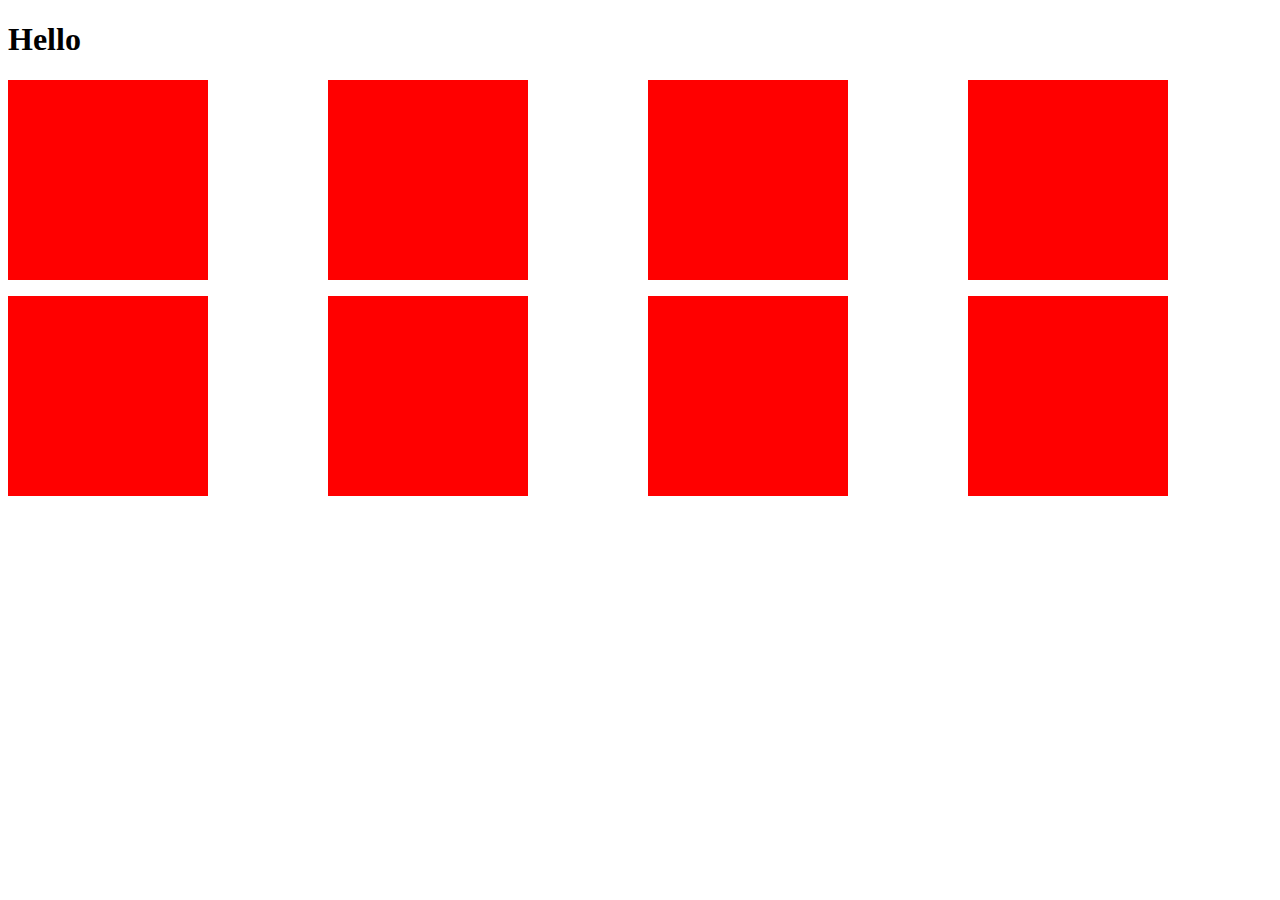
<file: css_grids/index.html>
<!DOCTYPE html>
<head>
  <meta charset="UTF-8">
  <title>test</title>
  <link rel="stylesheet" type="text/css" href="css/main.css" />
</head>
<body>
  <h1>Hello</h1>
<div class="grid">

  <div class="box">
  </div>
  <div class="box">
  </div>
  <div class="box">
  </div>
  <div class="box">
  </div>
  <div class="box">
  </div>
  <div class="box">
  </div>
  <div class="box">
  </div>
  <div class="box">
  </div>
</div>
  
</body>
</html>
</file>
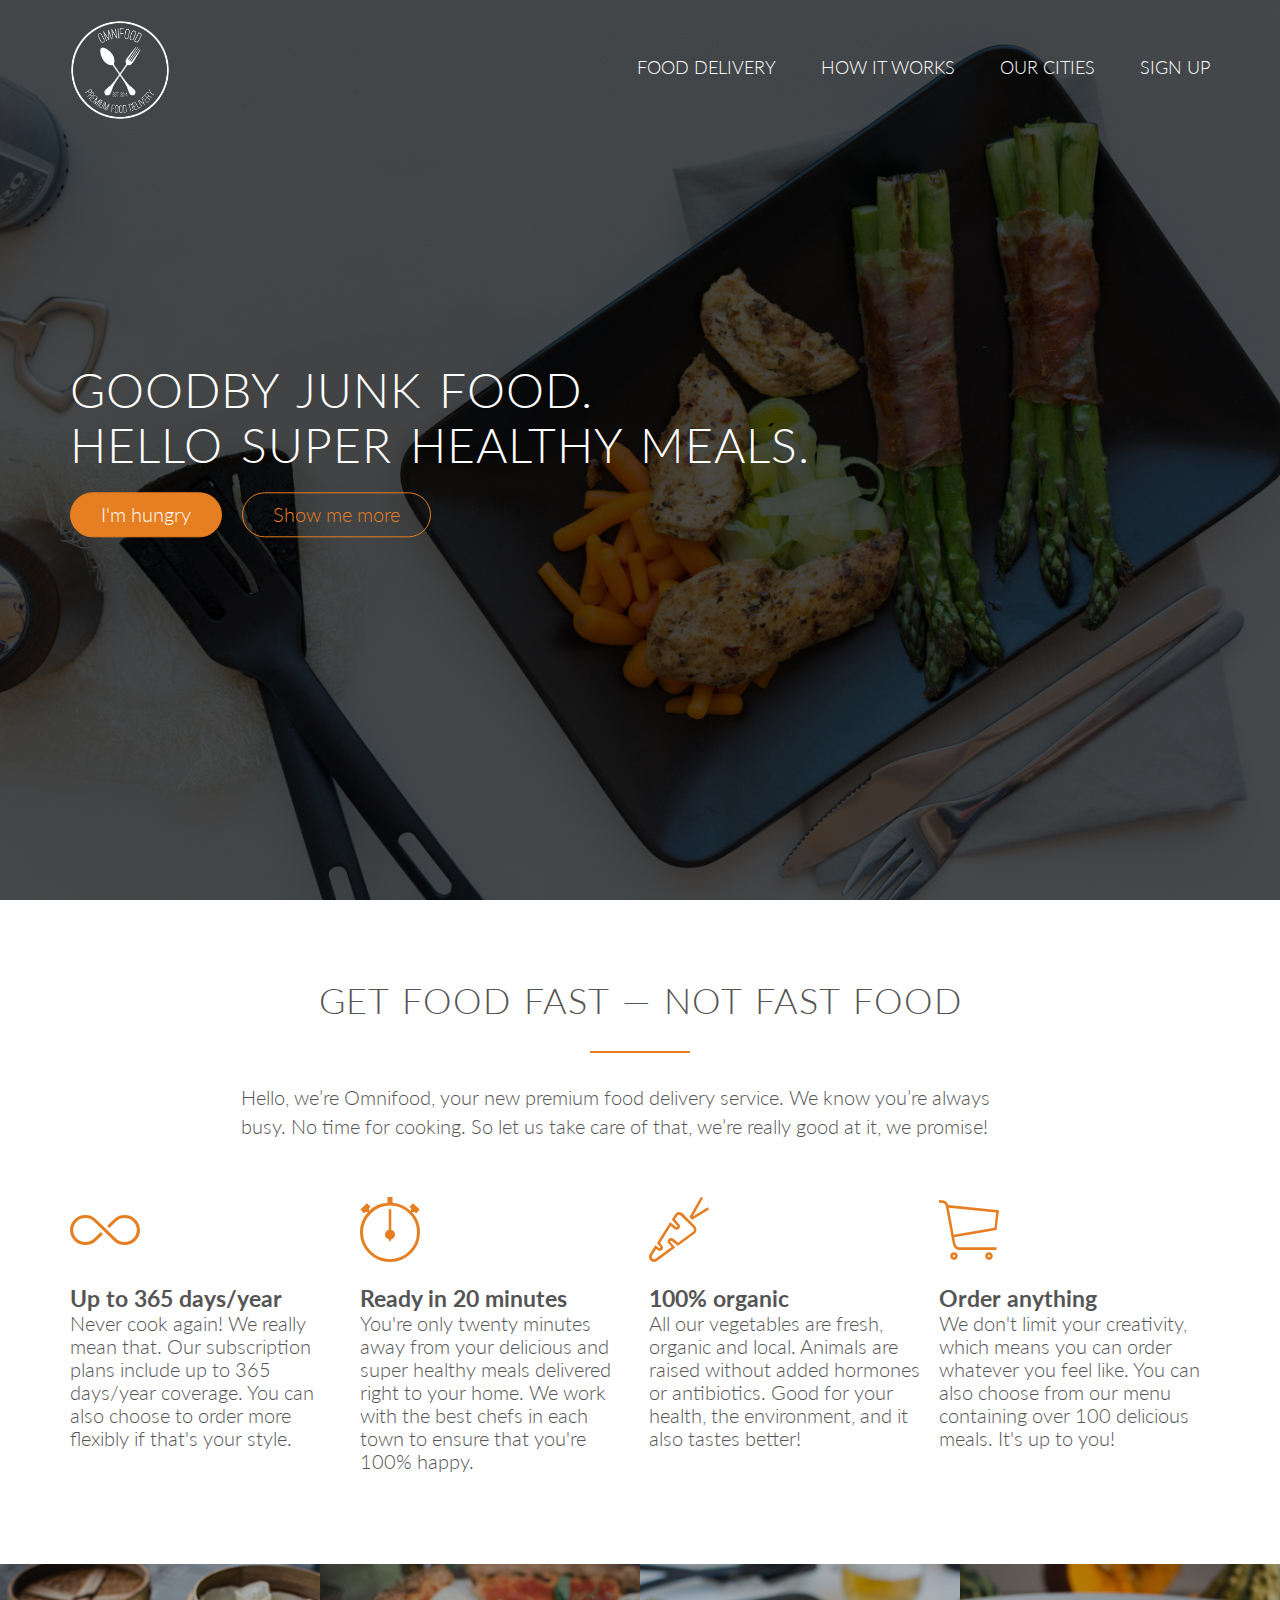
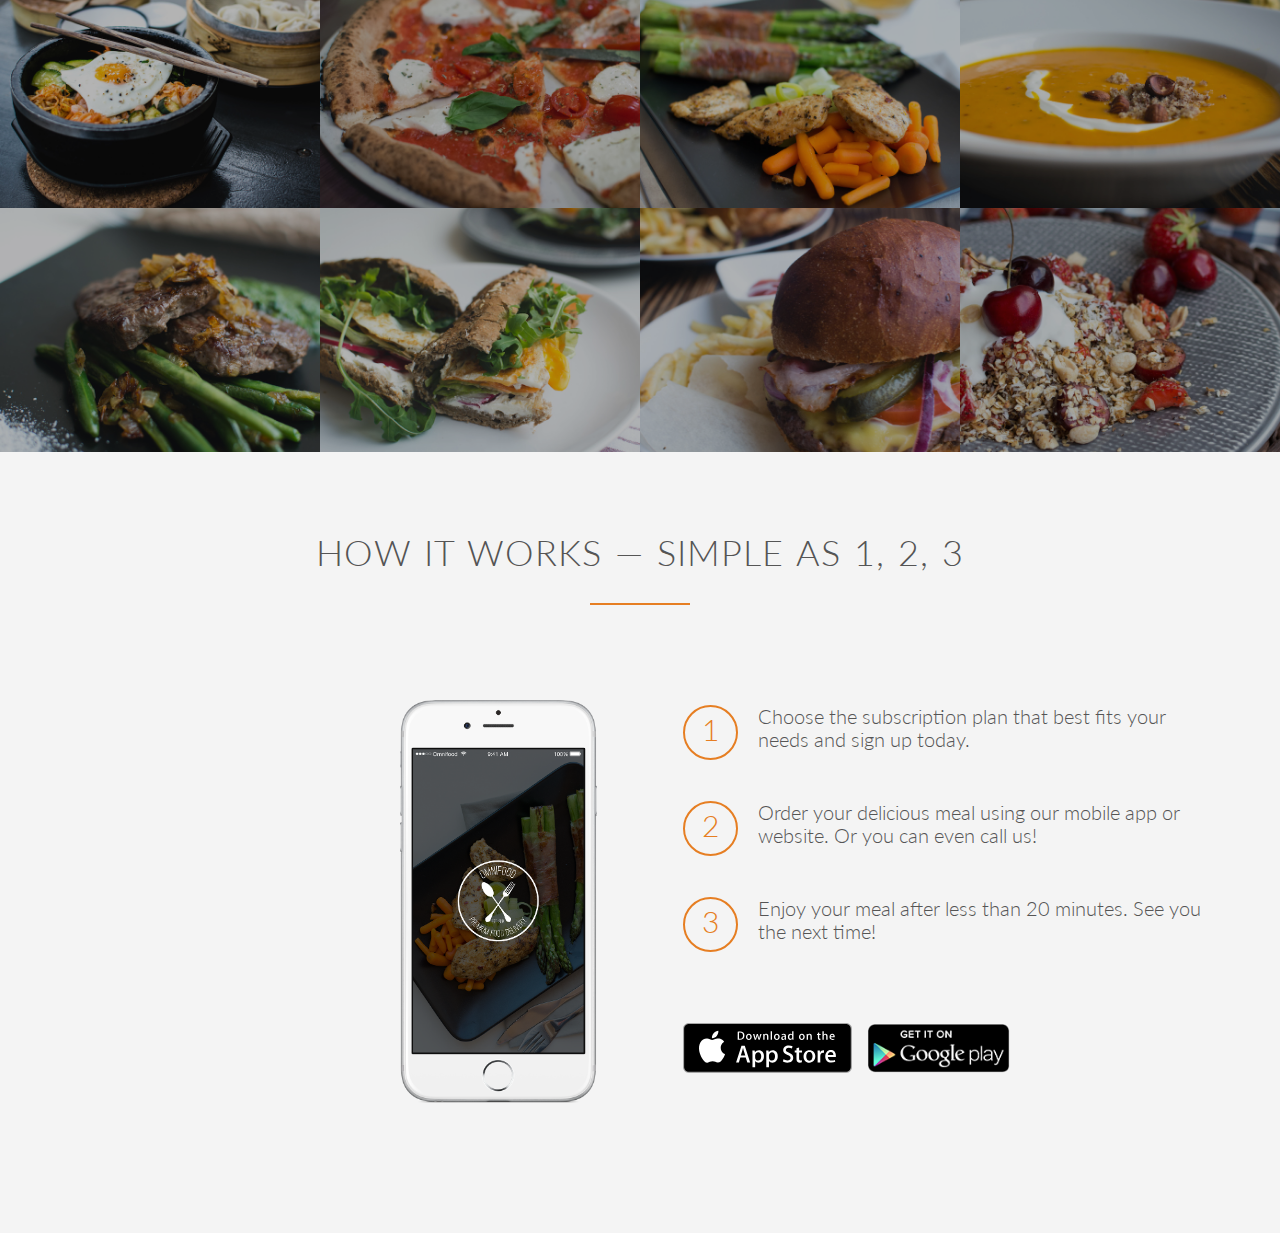
<file: html5_css3_website/index.html>
<!DOCTYPE html>
<html lang="en">
<head>
  <meta name="viewport" content="width=device-width, initial-scale=1.0">

  <link rel="stylesheet" type="text/css" href="vendors/css/normalize.css">
  <link rel="stylesheet" type="text/css" href="vendors/css/grid.css">
  <link rel="stylesheet" type="text/css" href="vendors/css/ionicons.min.css">
  <link rel="stylesheet" type="text/css" href="resources/css/styles.css">
  <link rel="stylesheet" type="text/css" href="resources/css/queries.css">
  <link href="https://fonts.googleapis.com/css?family=Lato:100,300,300i,400" rel="stylesheet">
  <title>Omnifood</title>
</head>
<body>
  <header>
    <nav class="sticky">
      <div class="row">
        <img src="resources/img/logo-white.png" alt="Omnifood logo" class="logo">
        <img src="resources/img/logo.png" alt="Omnifood logo" class="logo-black">
        <ul class="main-nav js--main-nav">
          <li><a href="#">Food delivery</a></li>
          <li><a href="#">How it works</a></li>
          <li><a href="#">Our cities</a></li>
          <li><a href="#">Sign up</a></li>
        </ul>
        <a class="mobile-nav-icon js--navicon"><i class="ion-navicon-round"></i></a>
      </div>
    </nav>
    <div class="hero-text-box">
      <h1>Goodby junk food.<br>Hello super healthy meals.</h1>
      <a class="btn btn-full" href="#">I'm hungry</a>
      <a class="btn btn-ghost" href="#">Show me more</a>
    </div>
  </header>

  <section class="section-features">
    <div class="row">
      <!-- Use HTML code mdash instead of '-' -->
      <h2>Get food fast &mdash; not fast food</h2>
      <p class="long-copy">
        Hello, we’re Omnifood, your new premium food delivery service. We know you’re always busy.
         No time for cooking. So let us take care of that, we’re really good at it, we promise!
      </p>
    </div>

    <div class="row">
      <div class="col span-1-of-4">
        <i class="ion-ios-infinite-outline icon-big"></i>
        <h3>Up to 365 days/year</h3>
        <p>
          Never cook again! We really mean that. Our subscription plans include up to 365 days/year coverage. You can also choose to order more flexibly if that's your style.
        </p>
      </div>
      <div class="col span-1-of-4">
        <i class="ion-ios-stopwatch-outline icon-big"></i>
        <h3>Ready in 20 minutes</h3>
        <p>
          You're only twenty minutes away from your delicious and super healthy meals delivered right to your home. We work with the best chefs in each town to ensure that you're 100% happy.
        </p>
      </div>
      <div class="col span-1-of-4">
      <i class="ion-ios-nutrition-outline icon-big"></i>
      <h3>100% organic</h3>
        <p>All our vegetables are fresh, organic and local. Animals are raised without added hormones or antibiotics. Good for your health, the environment, and it also tastes better!
      </div>
      <div class="col span-1-of-4">
      <i class="ion-ios-cart-outline icon-big"></i>
      <h3>Order anything</h3>
        <p>We don't limit your creativity, which means you can order whatever you feel like. You can also choose from our menu containing over 100 delicious meals. It's up to you!
      </div>
    </div>
  </section>
  <section class="section-meals">
    <ul class="meals-showcase clearfix">
      <li>
        <figure class="meal-photo">
          <img src="resources/img/1.jpg" alt="Korean bibimbap with egg and vegetables">
        </figure> <!-- Can contain image or caption -->
      </li>
      <li>
        <figure class="meal-photo">
          <img src="resources/img/2.jpg" alt="Simple italian pizza with cherry tomatoes">
        </figure> <!-- Can contain image or caption -->
      </li>
      <li>
        <figure class="meal-photo">
          <img src="resources/img/3.jpg" alt="Chicken breast steak with vegetables ">
        </figure> <!-- Can contain image or caption -->
      </li>
      <li>
        <figure class="meal-photo">
          <img src="resources/img/4.jpg" alt="Autumn pumpkin soup">
        </figure> <!-- Can contain image or caption -->
      </li>
    </ul>
    <ul class="meals-showcase clearfix">
      <li>
        <figure class="meal-photo">
          <img src="resources/img/5.jpg" alt="Paleo beef steak with vegetables">
        </figure> <!-- Can contain image or caption -->
      </li>
      <li>
        <figure class="meal-photo">
          <img src="resources/img/6.jpg" alt="Healthy baguette with egg and vegetables">
        </figure> <!-- Can contain image or caption -->
      </li>
      <li>
        <figure class="meal-photo">
          <img src="resources/img/7.jpg" alt="Burger with cheddar and bacon">
        </figure> <!-- Can contain image or caption -->
      </li>
      <li>
        <figure class="meal-photo">
          <img src="resources/img/8.jpg" alt="Granola with cherries and strawberries">
        </figure> <!-- Can contain image or caption -->
      </li>
    </ul>
  </section>
  <section class="section-steps">
    <div class="row">
      <h2>How it works &mdash; Simple as 1, 2, 3</h2>
    </div>
    <div class="row">
      <div class="col span-1-of-2 steps-box">
        <img src="resources/img/app-iPhone.png" alt="Omnifood app on iPhone" class="app-screen">
      </div>
      <div class="col span-1-of-2 steps-box">
        <div class="works-step">
          <div>1</div>
          <p>Choose the subscription plan that best fits your needs and sign up today.</p>
      </div>
      <div class="works-step">
        <div>2</div>
        <p>Order your delicious meal using our mobile app or website. Or you can even call us!</p>
    </div>
    <div class="works-step">
      <div>3</div>
      <p>Enjoy your meal after less than 20 minutes. See you the next time!</p>
  </div>
  <a href="#" class="btn-app"><img src="resources/img/download-app.svg" alt="App Store Button"></a>
  <a href="#" class="btn-app"><img src="resources/img/download-app-android.png" alt="Play Store Button"></a>
    </div>
  </section>


    <script src="https://ajax.googleapis.com/ajax/libs/jquery/1.12.4/jquery.min.js"></script>
    <script src="resources/js/script.js"></script>
</body>

</html>
</file>
<file: css_grids/css/main.css>
.grid {
  display: grid;
  grid-template-columns: 1fr;
  grid-template-rows: auto;
  grid-gap: 1rem; }

@media (min-width: 425px) {
  .grid {
    grid-template-columns: repeat(2, 1fr); } }
@media (min-width: 665px) {
  .grid {
    grid-template-columns: repeat(3, 1fr); } }
@media (min-width: 900px) {
  .grid {
    grid-template-columns: repeat(4, 1fr); } }
.box {
  background-color: #f00;
  height: 200px;
  width: 100%;
  margin-bottom: 1rem; }

@media (min-width: 425px) {
  .box {
    width: 200px;
    margin: 0; } }

/*# sourceMappingURL=main.css.map */
</file>
<file: html5_css3_website/vendors/css/grid.css>
/*  SECTIONS  ============================================================================= */

.section {
	clear: both;
	padding: 0px;
	margin: 0px;
}

/*  GROUPING  ============================================================================= */

.row {
    zoom: 1; /* For IE 6/7 (trigger hasLayout) */
}

.row:before,
.row:after {
    content:"";
    display:table;
}
.row:after {
    clear:both;
}

/*  GRID COLUMN SETUP   ==================================================================== */

.col {
	display: block;
	float:left;
	margin: 1% 0 1% 1.6%;
}

.col:first-child { margin-left: 0; } /* all browsers except IE6 and lower */


/*  REMOVE MARGINS AS ALL GO FULL WIDTH AT 480 PIXELS */

@media only screen and (max-width: 480px) {
	.col { 
		/*margin: 1% 0 1% 0%;*/
        margin: 0;
	}
}


/*  GRID OF TWO   ============================================================================= */


.span-2-of-2 {
	width: 100%;
}

.span-1-of-2 {
	width: 49.2%;
}

/*  GO FULL WIDTH AT LESS THAN 480 PIXELS */

@media only screen and (max-width: 480px) {
	.span-2-of-2 {
		width: 100%; 
	}
	.span-1-of-2 {
		width: 100%; 
	}
}


/*  GRID OF THREE   ============================================================================= */

	
.span-3-of-3 {
	width: 100%; 
}

.span-2-of-3 {
	width: 66.13%; 
}

.span-1-of-3 {
	width: 32.26%; 
}


/*  GO FULL WIDTH AT LESS THAN 480 PIXELS */

@media only screen and (max-width: 480px) {
	.span-3-of-3 {
		width: 100%; 
	}
	.span-2-of-3 {
		width: 100%; 
	}
	.span-1-of-3 {
		width: 100%;
	}
}

/*  GRID OF FOUR   ============================================================================= */

	
.span-4-of-4 {
	width: 100%; 
}

.span-3-of-4 {
	width: 74.6%; 
}

.span-2-of-4 {
	width: 49.2%; 
}

.span-1-of-4 {
	width: 23.8%; 
}


/*  GO FULL WIDTH AT LESS THAN 480 PIXELS */

@media only screen and (max-width: 480px) {
	.span-4-of-4 {
		width: 100%; 
	}
	.span-3-of-4 {
		width: 100%; 
	}
	.span-2-of-4 {
		width: 100%; 
	}
	.span-1-of-4 {
		width: 100%; 
	}
}


/*  GRID OF FIVE   ============================================================================= */

	
.span-5-of-5 {
	width: 100%;
}

.span-4-of-5 {
  	width: 79.68%; 
}

.span-3-of-5 {
  	width: 59.36%; 
}

.span-2-of-5 {
  	width: 39.04%;
}

.span-1-of-5 {
  	width: 18.72%;
}


/*  GO FULL WIDTH AT LESS THAN 480 PIXELS */

@media only screen and (max-width: 480px) {
	.span-5-of-5 {
		width: 100%; 
	}
	.span-4-of-5 {
		width: 100%; 
	}
	.span-3-of-5 {
		width: 100%; 
	}
	.span-2-of-5 {
		width: 100%; 
	}
	.span-1-of-5 {
		width: 100%; 
	}
}


/*  GRID OF SIX   ============================================================================= */


.span-6-of-6 {
	width: 100%;
}

.span-5-of-6 {
  	width: 83.06%;
}

.span-4-of-6 {
  	width: 66.13%;
}

.span-3-of-6 {
  	width: 49.2%;
}

.span-2-of-6 {
  	width: 32.26%;
}

.span-1-of-6 {
  	width: 15.33%;
}


/*  GO FULL WIDTH AT LESS THAN 480 PIXELS */

@media only screen and (max-width: 480px) {
	.span-6-of-6 {
		width: 100%; 
	}
	.span-5-of-6 {
		width: 100%; 
	}
	.span-4-of-6 {
		width: 100%; 
	}
	.span-3-of-6 {
		width: 100%; 
	}
	.span-2-of-6 {
		width: 100%; 
	}
	.span-1-of-6 {
		width: 100%; 
	}
}



/*  GRID OF SEVEN   ============================================================================= */


.span-7-of-7 {
	width: 100%;
}

.span-6-of-7 {
	width: 85.48%;
}

.span-5-of-7 {
  	width: 70.97%;
}

.span-4-of-7 {
  	width: 56.45%;
}

.span-3-of-7 {
  	width: 41.94%;
}

.span-2-of-7 {
  	width: 27.42%;
}

.span-1-of-7 {
  	width: 12.91%;
}


/*  GO FULL WIDTH AT LESS THAN 480 PIXELS */

@media only screen and (max-width: 480px) {
	.span-7-of-7 {
		width: 100%; 
	}
	.span-6-of-7 {
		width: 100%; 
	}
	.span-5-of-7 {
		width: 100%; 
	}
	.span-4-of-7 {
		width: 100%; 
	}
	.span-3-of-7 {
		width: 100%; 
	}
	.span-2-of-7 {
		width: 100%; 
	}
	.span-1-of-7 {
		width: 100%; 
	}
}


/*  GRID OF EIGHT   ============================================================================= */

	
.span-8-of-8 {
	width: 100%;
}

.span-7-of-8 {
	width: 87.3%; 
}

.span-6-of-8 {
	width: 74.6%; 
}

.span-5-of-8 {
	width: 61.9%; 
}

.span-4-of-8 {
	width: 49.2%; 
}

.span-3-of-8 {
	width: 36.5%;
}

.span-2-of-8 {
	width: 23.8%; 
}

.span-1-of-8 {
	width: 11.1%; 
}


/*  GO FULL WIDTH AT LESS THAN 480 PIXELS */

@media only screen and (max-width: 480px) {
	.span-8-of-8 {
		width: 100%; 
	}
	.span-7-of-8 {
		width: 100%; 
	}
	.span-6-of-8 {
		width: 100%; 
	}
	.span-5-of-8 {
		width: 100%; 
	}
	.span-4-of-8 {
		width: 100%; 
	}
	.span-3-of-8 {
		width: 100%; 
	}
	.span-2-of-8 {
		width: 100%; 
	}
	.span-1-of-8 {
		width: 100%; 
	}
}


/*  GRID OF NINE   ============================================================================= */


.span-9-of-9 {
	width: 100%;
}

.span-8-of-9 {
	width: 88.71%;
}

.span-7-of-9 {
	width: 77.42%; 
}

.span-6-of-9 {
	width: 66.13%; 
}

.span-5-of-9 {
	width: 54.84%; 
}

.span-4-of-9 {
	width: 43.55%; 
}

.span-3-of-9 {
	width: 32.26%;
}

.span-2-of-9 {
	width: 20.97%; 
}

.span-1-of-9 {
	width: 9.68%; 
}


/*  GO FULL WIDTH AT LESS THAN 480 PIXELS */

@media only screen and (max-width: 480px) {
	.span-9-of-9 {
		width: 100%; 
	}
	.span-8-of-9 {
		width: 100%; 
	}
	.span-7-of-9 {
		width: 100%; 
	}
	.span-6-of-9 {
		width: 100%; 
	}
	.span-5-of-9 {
		width: 100%; 
	}
	.span-4-of-9 {
		width: 100%; 
	}
	.span-3-of-9 {
		width: 100%; 
	}
	.span-2-of-9 {
		width: 100%; 
	}
	.span-1-of-9 {
		width: 100%; 
	}
}


/*  GRID OF TEN   ============================================================================= */


.span-10-of-10 {
	width: 100%;
}

.span-9-of-10 {
	width: 89.84%;
}

.span-8-of-10 {
	width: 79.68%;
}

.span-7-of-10 {
	width: 69.52%; 
}

.span-6-of-10 {
	width: 59.36%; 
}

.span-5-of-10 {
	width: 49.2%; 
}

.span-4-of-10 {
	width: 39.04%; 
}

.span-3-of-10 {
	width: 28.88%;
}

.span-2-of-10 {
	width: 18.72%; 
}

.span-1-of-10 {
	width: 8.56%; 
}


/*  GO FULL WIDTH AT LESS THAN 480 PIXELS */

@media only screen and (max-width: 480px) {
	.span-10-of-10 {
		width: 100%; 
	}
	.span-9-of-10 {
		width: 100%; 
	}
	.span-8-of-10 {
		width: 100%; 
	}
	.span-7-of-10 {
		width: 100%; 
	}
	.span-6-of-10 {
		width: 100%; 
	}
	.span-5-of-10 {
		width: 100%; 
	}
	.span-4-of-10 {
		width: 100%; 
	}
	.span-3-of-10 {
		width: 100%; 
	}
	.span-2-of-10 {
		width: 100%; 
	}
	.span-1-of-10 {
		width: 100%; 
	}
}


/*  GRID OF ELEVEN   ============================================================================= */

.span-11-of-11 {
	width: 100%;
}

.span-10-of-11 {
	width: 90.76%;
}

.span-9-of-11 {
	width: 81.52%;
}

.span-8-of-11 {
	width: 72.29%;
}

.span-7-of-11 {
	width: 63.05%; 
}

.span-6-of-11 {
	width: 53.81%; 
}

.span-5-of-11 {
	width: 44.58%; 
}

.span-4-of-11 {
	width: 35.34%; 
}

.span-3-of-11 {
	width: 26.1%;
}

.span-2-of-11 {
	width: 16.87%; 
}

.span-1-of-11 {
	width: 7.63%; 
}


/*  GO FULL WIDTH AT LESS THAN 480 PIXELS */

@media only screen and (max-width: 480px) {
	.span-11-of-11 {
		width: 100%; 
	}
	.span-10-of-11 {
		width: 100%; 
	}
	.span-9-of-11 {
		width: 100%; 
	}
	.span-8-of-11 {
		width: 100%; 
	}
	.span-7-of-11 {
		width: 100%; 
	}
	.span-6-of-11 {
		width: 100%; 
	}
	.span-5-of-11 {
		width: 100%; 
	}
	.span-4-of-11 {
		width: 100%; 
	}
	.span-3-of-11 {
		width: 100%; 
	}
	.span-2-of-11 {
		width: 100%; 
	}
	.span-1-of-11 {
		width: 100%; 
	}
}


/*  GRID OF TWELVE   ============================================================================= */

.span-12-of-12 {
	width: 100%;
}

.span-11-of-12 {
	width: 91.53%;
}

.span-10-of-12 {
	width: 83.06%;
}

.span-9-of-12 {
	width: 74.6%;
}

.span-8-of-12 {
	width: 66.13%;
}

.span-7-of-12 {
	width: 57.66%; 
}

.span-6-of-12 {
	width: 49.2%; 
}

.span-5-of-12 {
	width: 40.73%; 
}

.span-4-of-12 {
	width: 32.26%; 
}

.span-3-of-12 {
	width: 23.8%;
}

.span-2-of-12 {
	width: 15.33%; 
}

.span-1-of-12 {
	width: 6.86%; 
}


/*  GO FULL WIDTH AT LESS THAN 480 PIXELS */

@media only screen and (max-width: 480px) {
	.span-12-of-12 {
		width: 100%; 
	}
	.span-11-of-12 {
		width: 100%; 
	}
	.span-10-of-12 {
		width: 100%; 
	}
	.span-9-of-12 {
		width: 100%; 
	}
	.span-8-of-12 {
		width: 100%; 
	}
	.span-7-of-12 {
		width: 100%; 
	}
	.span-6-of-12 {
		width: 100%; 
	}
	.span-5-of-12 {
		width: 100%; 
	}
	.span-4-of-12 {
		width: 100%; 
	}
	.span-3-of-12 {
		width: 100%; 
	}
	.span-2-of-12 {
		width: 100%; 
	}
	.span-1-of-12 {
		width: 100%; 
	}
}
</file>
<file: html5_css3_website/resources/css/styles.css>
* {
  margin: 0;
  padding: 0;
  box-sizing: border-box; }

html,
body {
  background-color: #fff;
  color: #555;
  font-family: 'Lato', 'Arial', sans-serif;
  font-size: 20px;
  font-weight: 300;
  text-rendering: optimizeLegibility;
  overflow-x: hidden; }

.clearfix {
  zoom: 1; }

.clearfix:after {
  content: '.';
  clear: both;
  display: block;
  height: 0;
  visibility: hidden; }

.row {
  max-width: 1140px;
  margin: 0 auto; }

section {
  padding: 80px 0; }

h1,
h2 {
  font-weight: 300;
  text-transform: uppercase;
  letter-spacing: 1px; }

h1 {
  font-size: 240%;
  color: #fff;
  margin: 0;
  margin-bottom: 20px;
  word-spacing: 4px; }

h2 {
  font-size: 180%;
  word-spacing: 2px;
  text-align: center;
  margin-bottom: 30px; }

h2:after {
  display: block;
  height: 2px;
  background-color: #e67e22;
  content: ' ';
  width: 100px;
  margin: 30px auto 30px auto; }

.long-copy {
  line-height: 145%;
  width: 70%;
  margin-left: 15%; }

.icon-big {
  font-size: 400%;
  display: block;
  color: #e67e22;
  margin-bottom: 10px; }

.btn:link,
.btn:visited {
  display: inline-block;
  padding: 10px 30px;
  font-weight: 300;
  text-decoration: none;
  border-radius: 200px;
  transition: background-color 0.2s, border 0.2s, color 0.2s; }

.btn-full:link,
.btn-full:visited {
  background-color: #e67e22;
  border: 1px solid #e67e22;
  color: #fff;
  margin-right: 15px; }

.btn-ghost:link,
.btn-ghost:visited {
  border: 1px solid #e67e22;
  color: #e67e22; }

.btn:hover,
.btn:active {
  background-color: #cf6d17; }

.btn-ghost:hover,
.btn-ghost:active {
  border: 1px solid #cf6d17;
  color: #fff; }

header {
  background-image: linear-gradient(rgba(0, 0, 0, 0.7), rgba(0, 0, 0, 0.7)), url(img/hero.jpg);
  background-size: cover;
  background-position: center;
  height: 100vh; }

.hero-text-box {
  position: absolute;
  width: 1140px;
  top: 50%;
  left: 50%;
  transform: translate(-50%, -50%); }

.logo {
  height: 100px;
  width: auto;
  float: left;
  margin-top: 20px; }

.logo-black {
  display: none;
  height: 50px;
  width: auto;
  float: left;
  margin: 5px 0; }

.main-nav {
  float: right;
  list-style: none;
  margin-top: 55px; }

.main-nav li {
  display: inline-block;
  margin-left: 40px; }

.main-nav li a:link,
.main-nav li a:visited {
  padding: 8px 0;
  color: #fff;
  text-decoration: none;
  text-transform: uppercase;
  font-size: 90%;
  border-bottom: 2px solid transparent;
  transition: border-bottom 0.2s; }

.main-nav li a:hover,
.main-nav li a:active {
  border-bottom: 2px solid #e67e22; }

.mobile-nav-icon {
  float: right;
  margin-top: 30px;
  cursor: pointer;
  display: none; }

.mobile-nav-icon i {
  font-size: 200%;
  color: #fff; }

.section-features .long-copy {
  margin-bottom: 30px; }

.section-meals {
  padding: 0; }

.meals-showcase {
  list-style: none;
  width: 100%; }

.meals-showcase li {
  display: block;
  float: left;
  width: 25%; }

.meal-photo {
  width: 100%;
  margin: 0;
  overflow: hidden;
  background: #000; }

.meal-photo img {
  opacity: 0.7;
  width: 100%;
  height: auto;
  transform: scale(1.15);
  transition: transform 0.5s, opacity .5s; }

.meal-photo img:hover {
  opacity: 1;
  transform: scale(1.03); }

.section-steps {
  background-color: #f4f4f4; }

.steps-box:first-child {
  text-align: right;
  padding: 3%;
  margin-top: 30px; }

.steps-box:last-child {
  padding-left: 3%;
  margin-top: 70px; }

.app-screen {
  width: 40%; }

.works-step {
  margin-bottom: 50px; }

.works-step:last-of-type {
  margin-bottom: 80px; }

.works-step div {
  color: #e67e22;
  border: 2px solid #e67e22;
  display: inline-block;
  border-radius: 50%;
  height: 55px;
  width: 55px;
  text-align: center;
  padding: 5px;
  float: left;
  font-size: 150%;
  margin-right: 20px; }

.btn-app img {
  height: 50px;
  width: auto;
  margin-right: 10px; }

/*# sourceMappingURL=styles.css.map */
</file>
<file: html5_css3_website/resources/css/queries.css>
/*Media Queries*/

/*Big tablet to 1200px (widths smaller than the 1140px row)*/
@media only screen and (max-width: 1200px) {
  .hero-text-box {
    width: 100%;
    padding: 0 2%;
  }

  .row {padding: 0 2%;}

}

/*Small tablet to big tablet: from 768px to 1024px*/
@media only screen and (max-width: 1023px) {
  body {font-size: 18px;}
  section {padding: 60px 0;}

  .long-copy {
    width: 80%;
    margin-left: 10%;
  }

  .steps-box {margin-top: 10px;}
  .steps-box:last-child {margin-top: 10px;}
  .works-steps {margin-bottom: 40px;}
  .works-steps:last-of-type { margin-bottom: 60px;}
  .app-screen {width: 50%;}

  .icon-small {
    width: 17px;
    margin-right: 5px;
  }

  .city-feature {font-size: 90%;}
  .plan-box {
    width: 100%;
    margin-left: 0%;
  }

}


/*Small phones to small tablets: from 481 to 767px*/
@media only screen and (max-width: 767px) {
  body {
    font-size: 16px;
  }
  section {
    padding: 30px 0;
  }
  .row,
  .hero-text-box {
    padding: 0 4%;
  }
  .col {width: 100%;}

  .main-nav{display: none;} /* Hide nav at this viewport as we will create a mobile one */ /* !!! */
  .mobile-nav-icon {display: inline-block;}
  .main-nav {
    float: left;
    margin-top: 35px;
    margin-left: 25px;
  }
  .main-nav li {
    display: block;
  }

  .main-nav li a:link,
  .main-nav li a:visited {
    display: block;
    border: 0;
    padding: 10px 0;
    font-size: 100%;
  }

   .main-nav {margin-top: 18px;}

  /*WIP: Sticky*/
   /*.sticky .main-nav li a:link,
   .sticky .main-nav li a:visited {
     padding: 16px 0;
     color: #555;
   }*/
}


/*Small phones from 0 -> 480px*/
@media only screen and (max-width: 480px) {

}
</file>
